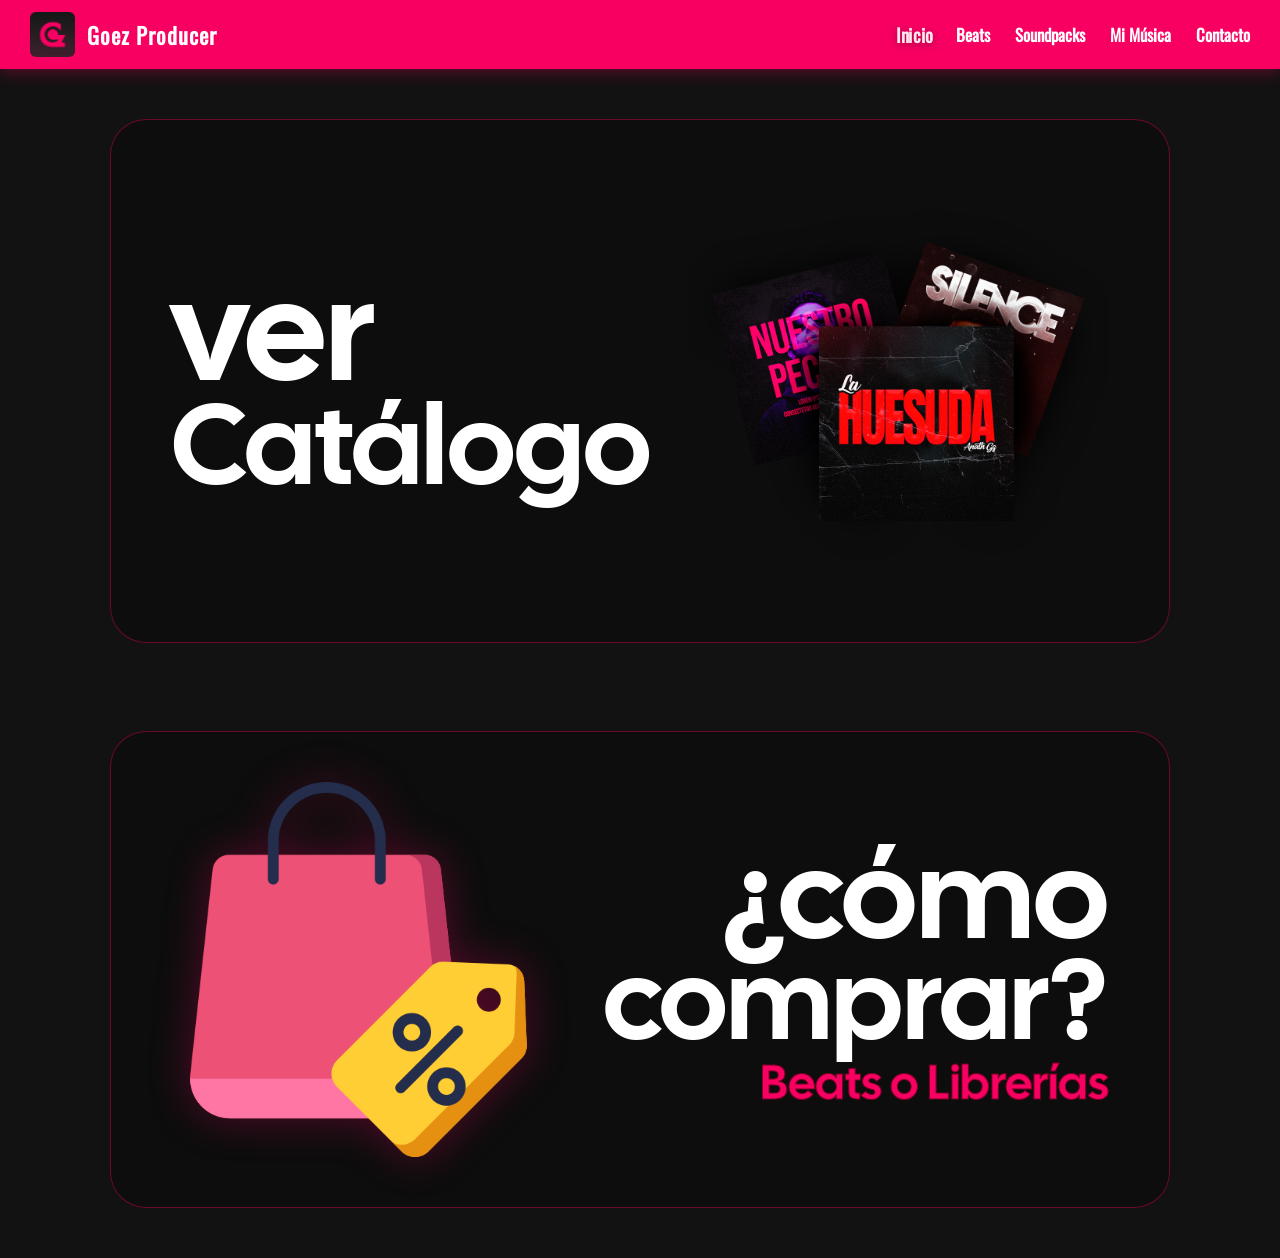
<file: index.html>
<!DOCTYPE html>
<html lang="es">
<head>
  <meta charset="UTF-8">
  <meta name="viewport" content="width=device-width, initial-scale=1.0, maximum-scale=1.0, user-scalable=no">
  <title>Catálogo de Beats</title>
  <link rel="stylesheet" href="styles.css">
  
  <!-- Carga limpia de Google Material Icons (unificada) -->
  <link rel="stylesheet" href="https://fonts.googleapis.com/css2?family=Material+Symbols+Outlined:opsz,wght,FILL,GRAD@20..48,100..700,0..1,-50..200" />

  <style>
    /* Configuración asegurada para los iconos de Google */
    .material-symbols-outlined {
      font-family: 'Material Symbols Outlined' !important;
      font-weight: normal;
      font-style: normal;
      font-size: 20px;
      line-height: 1;
      letter-spacing: normal;
      text-transform: none;
      display: inline-block;
      white-space: nowrap;
      word-wrap: normal;
      direction: ltr;
      -webkit-font-smoothing: antialiased;
      vertical-align: middle;
    }

    /* ESTILOS PARA LOS FILTROS DE GÉNERO */
    .filter-wrapper {
      position: relative;
      display: inline-block;
      margin-bottom: 20px;
    }

    .filter-controls {
      display: flex;
      align-items: center;
      gap: 10px;
    }

    .btn-filter {
      position: relative;
      background-color: #222;
      color: #fff;
      border: 1px solid #444;
      padding: 8px 16px;
      border-radius: 8px;
      cursor: pointer;
      font-weight: 600;
      display: flex;
      align-items: center;
      gap: 8px;
      transition: all 0.3s ease;
      height: 38px;
      box-sizing: border-box;
    }

    .btn-filter:hover {
      background-color: #333;
    }

    /* ESTADO CUANDO HAY FILTROS ACTIVOS */
    .btn-filter.is-filtered {
      background-color: rgba(247, 0, 98, 0.15);
      border-color: #F70062;
      color: #F70062;
      box-shadow: 0 0 12px rgba(247, 0, 98, 0.3);
    }

    /* Indicador puntual animado cuando los filtros están activos */
    .btn-filter.is-filtered::after {
      content: '';
      position: absolute;
      top: -3px;
      right: -3px;
      width: 10px;
      height: 10px;
      background-color: #F70062;
      border-radius: 50%;
      border: 2px solid #181818;
      box-shadow: 0 0 8px #F70062;
      animation: pulse-dot 1.8s infinite;
    }

    @keyframes pulse-dot {
      0% {
        transform: scale(0.95);
        box-shadow: 0 0 0 0 rgba(247, 0, 98, 0.7);
      }
      70% {
        transform: scale(1);
        box-shadow: 0 0 0 6px rgba(247, 0, 98, 0);
      }
      100% {
        transform: scale(0.95);
        box-shadow: 0 0 0 0 rgba(247, 0, 98, 0);
      }
    }

    /* BOTÓN DE LIMPIAR CON TAMAÑO FIJO Y OVERFLOW HIDDEN PARA EVITAR DESBORDAMIENTO */
    .btn-reset-filter {
      background-color: #2a2a2a;
      color: #aaa;
      border: 1px solid #444;
      width: 38px;
      height: 38px;
      min-width: 38px;
      border-radius: 8px;
      cursor: pointer;
      display: flex;
      align-items: center;
      justify-content: center;
      transition: all 0.2s ease;
      overflow: hidden; /* Evita que el texto plano salga si falla la fuente */
    }

    .btn-reset-filter:hover {
      background-color: #F70062;
      color: #fff;
      border-color: #F70062;
    }

    .filter-dropdown {
      display: none;
      position: absolute;
      top: 110%;
      left: 0;
      background-color: #181818;
      border: 1px solid #333;
      border-radius: 12px;
      padding: 16px;
      box-shadow: 0 10px 25px rgba(0,0,0,0.7);
      z-index: 100;
      width: 220px;
    }

    .filter-dropdown.active {
      display: block;
    }

    .filter-dropdown h4 {
      color: #fff;
      margin-top: 0;
      margin-bottom: 12px;
      font-size: 0.95rem;
      border-bottom: 1px solid #2a2a2a;
      padding-bottom: 6px;
    }

    .checkbox-group {
      display: flex;
      flex-direction: column;
      gap: 10px;
      margin-bottom: 16px;
    }

    .checkbox-label {
      color: #ccc;
      font-size: 0.9rem;
      display: flex;
      align-items: center;
      gap: 10px;
      cursor: pointer;
      user-select: none;
    }

    .checkbox-label input[type="checkbox"] {
      accent-color: #F70062;
      width: 16px;
      height: 16px;
      cursor: pointer;
    }

    .btn-apply-filter {
      width: 100%;
      background-color: #F70062;
      color: #fff;
      border: none;
      padding: 8px;
      border-radius: 6px;
      font-weight: bold;
      cursor: pointer;
      transition: opacity 0.2s;
    }

    .btn-apply-filter:hover {
      opacity: 0.9;
    }

    


        /* Quita el recuadro gris feo por defecto al tocar en celulares */
    * {
    -webkit-tap-highlight-color: transparent;
    }

    /* Efecto suave para botones, íconos y tarjetas */
    .btn-filter, 
    .btn-reset-filter, 
    .btn-buy, 
    .beat-card, 
    .nav-btn {
    transition: transform 0.2s cubic-bezier(0.25, 1, 0.5, 1), filter 0.2s ease, box-shadow 0.2s ease !important;
    }

    /* Estado activo que se aplicará al tocar con el dedo en celular */
    .touch-active {
    transform: scale(1.05) !important;
    filter: brightness(1.2) !important;
    box-shadow: 0 6px 18px rgba(247, 0, 98, 0.3) !important;
    }

    /* Posicionamiento para tarjetas de beat */
.beat-card {
  position: relative;
}

/* Etiqueta / badge flotante para los 3 beats más recientes */
.recent-badge {
  position: absolute;
  top: -8px;
  right: 10px;
  background: linear-gradient(135deg, #F70062, #ff4500);
  color: #fff;
  font-size: 0.68rem;
  font-weight: bold;
  text-transform: uppercase;
  padding: 3px 8px;
  border-radius: 12px;
  box-shadow: 0 2px 8px rgba(247, 0, 98, 0.4);
  letter-spacing: 0.5px;
  z-index: 2;
  pointer-events: none;
}
  </style>
</head>
<body>

  <!-- BARRA DE NAVEGACIÓN -->
  <nav class="navbar">
    <div class="nav-brand">
      <img src="logoweb.jpg" alt="Logo">
      <span>Goez Producer</span>
    </div>
    <ul class="nav-links">  
      <li><a href="#" class="nav-btn active" data-target="inicio">Inicio</a></li>
      <li><a href="#" class="nav-btn" data-target="beats">Beats</a></li>
      <li><a href="#" class="nav-btn" data-target="soundpacks">Soundpacks</a></li>
      <li><a href="#" class="nav-btn" data-target="mi-musica">Mi Música</a></li>
      <li><a href="#" class="nav-btn" data-target="contacto">Contacto</a></li>
    </ul>
  </nav>

  <!-- CONTENIDO PRINCIPAL -->
  <main>
    <!-- 1. INICIO -->
    <section id="inicio" class="section active zoom-in">
      <div class="hero-banner" onclick="irABeats()">
        <div class="hero-text" >
          <span class="text-ver">Ver</span>
          <span class="text-catalogo">Catálogo</span>
        </div>
        <img src="portadas1.png" alt="Portadas de Beats" class="hero-image">
      </div>

          <!-- BANNER 2: ¿CÓMO COMPRAR? (MISMO TAMAÑO Y ESTILO HERO) -->
    <a href="como-comprar.html" class="hero-banner guide-banner">
      <!-- Imagen bolso.png a la izquierda -->
      <img src="bolso.png" alt="Cómo comprar Beats o Librerías" class="hero-image guide-image">
      
      <!-- Texto CalSans alineado a la derecha -->
      <div class="hero-text guide-text">
        <span class="text-como">¿cómo</span>
        <span class="text-comprar">comprar?</span>
        <span class="text-sub-guide">Beats o Librerías</span>
      </div>
    </a>
    </section>



    <!-- 2. BEATS (CATÁLOGO DINÁMICO) -->
    <section id="beats" class="section">
      <h2 style="color: #F70062; margin-bottom: 15px;">Catálogo de Instrumentales</h2>
      
      <!-- CONTROLES DE FILTRADO -->
      <div class="filter-wrapper">
        <div class="filter-controls">
          <button id="btn-filter" class="btn-filter" onclick="toggleFilterDropdown()">
            <span class="material-symbols-outlined">tune</span>
            <span>Filtrar</span>
          </button>
          
          <button class="btn-reset-filter" onclick="limpiarFiltros()" title="Limpiar Filtros">
            <span class="material-symbols-outlined">delete</span>
          </button>
        </div>

        <!-- DESPLEGABLE DE GÉNEROS -->
        <div id="filter-dropdown" class="filter-dropdown">
          <h4>Género</h4>
          <div class="checkbox-group">
            <label class="checkbox-label">
              <input type="checkbox" value="reggaeton" class="genre-checkbox"> Reggaeton
            </label>
            <label class="checkbox-label">
              <input type="checkbox" value="trap" class="genre-checkbox"> Trap
            </label>
            <label class="checkbox-label">
              <input type="checkbox" value="guaracha" class="genre-checkbox"> Guaracha
            </label>
            <label class="checkbox-label">
              <input type="checkbox" value="cumbia" class="genre-checkbox"> Cumbia
            </label>
          </div>
          <button class="btn-apply-filter" onclick="aplicarFiltros()">Aplicar</button>
        </div>
      </div>

      <div id="beats-container" class="beats-grid">
        <!-- Aquí se cargan tus beats desde beats.js -->
      </div>
    </section>

<!-- 3. SOUNDPACKS (SECCIÓN DINÁMICA) -->
<section id="soundpacks" class="section">
  <h2 style="color: #F70062; margin-bottom: 25px; font-size: 2rem; text-transform: uppercase;">Librerías & Soundpacks</h2>
  
  <!-- Aquí se cargarán automáticamente los kits desde kits.js -->
  <div id="soundpacks-container" class="soundpacks-grid"></div>
</section>

<!-- Incluir el script de kits al final, antes de cerrar el <body> -->
<script src="kits.js"></script>

    <!-- 4. MI MÚSICA -->
    <section id="mi-musica" class="section">
      <div class="card-preview">
        <h2>Mi Música</h2>
        <p>Sencillos y colaboraciones en plataformas digitales.</p>
      </div>
    </section>

    <!-- 5. CONTACTO -->
    <section id="contacto" class="section">
      <div class="card-preview">
        <h2>Contacto Directo</h2>
        <p>¿Buscas un trabajo personalizado o licencia exclusiva? Mándame mensaje por WhatsApp.</p>
      </div>
    </section>
  </main>

  <!-- VENTANA MODAL DE DETALLES Y LICENCIAS -->
  <div id="modal-detalles" class="modal-overlay">
    <div class="modal-content">
      <span class="modal-close" onclick="cerrarModal()">&times;</span>
      <h3 id="modal-beat-title" class="modal-title">Título del Beat</h3>
      <p id="modal-beat-meta" class="modal-meta">Género • BPM</p>

      <div class="options-container">
        <!-- Opción 1: WAV Básico -->
        <div class="option-card">
            <h4>Licencia WAV Básica</h4>
            <p class="option-price" id="opt-price-basic">$0 USD</p>
            <ul class="option-includes">
            <li>✓ Licencia Exclusiva</li>
            <li>✓ Archivo WAV de alta calidad</li>
            <li>✓ Audio masterizado</li>
            </ul>
            <button class="btn-select" onclick="seleccionarOpcion('Básica (Solo WAV)')">
            Preguntar por este Beat
            <span class="btn-subtext">y su Licencia</span>
            </button>
        </div>

        <!-- Opción 2: WAV + Stems (Pro) -->
        <div class="option-card pro">
            <div class="badge-pro">RECOMENDADO</div>
            <h4>Licencia Pro / Completa</h4>
            <p class="option-price" id="opt-price-pro">$0 USD</p>
            <ul class="option-includes">
            <li>✓ Licencia Exclusiva</li>
            <li>✓ Archivo WAV de alta calidad</li>
            <li>✓ Stems (Trackouts / Pistas separadas)</li>
            <li>✓ Loops y extras</li>
            </ul>
            <button class="btn-select pro-btn" onclick="seleccionarOpcion('Pro (WAV + Stems + Loops)')">
            Preguntar por este Beat
            <span class="btn-subtext">y su Licencia</span>
            </button>
        </div>
        </div>

      <!-- Vista previa del Ticket generado -->
      <div id="ticket-preview-container" class="ticket-preview-container" style="display: none;">
        <h4 style="color: #F70062; margin-bottom: 8px;">Ticket de Solicitud Generado</h4>
        <p style="font-size: 0.85rem; color: #ccc; margin-bottom: 12px;">Descarga esta imagen y envíamela por WhatsApp:</p>
        <div id="ticket-canvas-wrapper"></div>
        <div class="ticket-actions">
          <a id="btn-download-ticket" class="btn-buy" download="ticket_beat.png">⬇ Descargar Imagen</a>
          <a id="btn-wa-ticket" target="_blank" class="btn-buy" style="background-color: #25D366; color: #000;">💬 Enviar por WhatsApp</a>
        </div>
      </div>
    </div>
  </div>

 <!-- SCRIPT CON LOS BEATS Y LÓGICA -->
<script src="beats.js"></script>
<script>
  const beatsContainer = document.getElementById('beats-container');
  const MI_WHATSAPP = "527121536916";

  let beatSeleccionado = null;
  let beatsPreparados = [];

  // Función para obtener los 3 últimos beats fijos y el resto de forma aleatoria (random)
  function obtenerBeatsOrdenados(listaBase = misBeats) {
    if (listaBase.length <= 3) {
      return listaBase.map(b => ({ ...b, esReciente: true })).reverse();
    }

    // 1. Obtener los últimos 3 del array y voltearlos (el último añadido queda arriba de todos)
    const ultimosTres = listaBase.slice(-3).reverse().map(b => ({ ...b, esReciente: true }));

    // 2. Obtener los restantes y mezclarlos aleatoriamente
    const restantes = listaBase.slice(0, -3).map(b => ({ ...b, esReciente: false }));
    const restantesMezclados = restantes.sort(() => Math.random() - 0.5);

    // 3. Unir los 3 recientes fijos con los restantes mezclados
    return [...ultimosTres, ...restantesMezclados];
  }

  // Preparamos el catálogo al cargar la página por primera vez
  beatsPreparados = obtenerBeatsOrdenados(misBeats);

  function renderBeats(beatsAMostrar = beatsPreparados) {
    beatsContainer.innerHTML = '';

    if (beatsAMostrar.length === 0) {
      beatsContainer.innerHTML = `<p style="color: #888; grid-column: 1/-1; text-align: center; padding: 20px;">No se encontraron beats con los géneros seleccionados.</p>`;
      return;
    }

    beatsAMostrar.forEach(beat => {
      const card = document.createElement('div');
      card.className = `beat-card ${beat.vendido ? 'beat-sold' : ''}`;

      card.innerHTML = `
        ${beat.esReciente ? `<div class="recent-badge">🔥 Lo más reciente</div>` : ''}
        <div>
          <div class="beat-header">
            <span class="beat-title">${beat.titulo}</span>
            <span class="beat-tag">${beat.genre}</span>
          </div>
          <div class="beat-details">
            <span>BPM: ${beat.bpm}</span>
          </div>
        </div>

        <audio controls preload="metadata">
          <source src="${beat.archivo}" type="audio/mpeg">
          Tu navegador no soporta el reproductor de audio.
        </audio>

        ${beat.vendido 
          ? `<div class="sold-badge">❌ VENDIDO</div>` 
          : `
            <div class="beat-price">Desde ${beat.precioBasico}</div>
            <button class="btn-buy" onclick="abrirDetalles(${beat.id})">Ver Detalles</button>
          `
        }
      `;
      beatsContainer.appendChild(card);
    });

    // --- CONTROL DE AUDIO ÚNICO ---
    const allAudios = beatsContainer.querySelectorAll('audio');
    allAudios.forEach(audio => {
      audio.addEventListener('play', () => {
        allAudios.forEach(otherAudio => {
          if (otherAudio !== audio) {
            otherAudio.pause();
          }
        });
      });
    });
  }

  // Renderizar al inicio
  renderBeats(beatsPreparados);

  function toggleFilterDropdown() {
    const dropdown = document.getElementById('filter-dropdown');
    dropdown.classList.toggle('active');
  }

  document.addEventListener('click', (e) => {
    const wrapper = document.querySelector('.filter-wrapper');
    if (wrapper && !wrapper.contains(e.target)) {
      document.getElementById('filter-dropdown').classList.remove('active');
    }
  });

  function aplicarFiltros() {
    const checkboxes = document.querySelectorAll('.genre-checkbox:checked');
    const generosSeleccionados = Array.from(checkboxes).map(cb => cb.value.toLowerCase());

    const btnFilter = document.getElementById('btn-filter');

    if (generosSeleccionados.length === 0) {
      renderBeats(beatsPreparados);
      btnFilter.classList.remove('is-filtered');
    } else {
      const beatsFiltrados = beatsPreparados.filter(beat => {
        const generoBeat = beat.genre.toLowerCase();
        return generosSeleccionados.some(g => generoBeat.includes(g));
      });
      renderBeats(beatsFiltrados);
      btnFilter.classList.add('is-filtered');
    }

    document.getElementById('filter-dropdown').classList.remove('active');
  }

  function limpiarFiltros() {
    const checkboxes = document.querySelectorAll('.genre-checkbox');
    checkboxes.forEach(cb => cb.checked = false);
    renderBeats(beatsPreparados);

    const btnFilter = document.getElementById('btn-filter');
    if (btnFilter) btnFilter.classList.remove('is-filtered');

    document.getElementById('filter-dropdown').classList.remove('active');
  }

  const modalDetalles = document.getElementById('modal-detalles');

  function abrirDetalles(id) {
    beatSeleccionado = misBeats.find(b => b.id === id);
    if (!beatSeleccionado) return;

    document.getElementById('modal-beat-title').innerText = beatSeleccionado.titulo;
    document.getElementById('modal-beat-meta').innerText = `Género: ${beatSeleccionado.genre} • BPM: ${beatSeleccionado.bpm}`;
    document.getElementById('opt-price-basic').innerText = beatSeleccionado.precioBasico;
    document.getElementById('opt-price-pro').innerText = beatSeleccionado.precioPro;

    document.getElementById('ticket-preview-container').style.display = 'none';

    modalDetalles.classList.add('active');
  }

  function cerrarModal() {
    modalDetalles.classList.remove('active');
  }

  modalDetalles.addEventListener('click', (e) => {
    if (e.target === modalDetalles) {
      cerrarModal();
    }
  });

  function seleccionarOpcion(tipoLicencia) {
    const precioElegido = tipoLicencia.includes('Básica') 
      ? beatSeleccionado.precioBasico 
      : beatSeleccionado.precioPro;

    const incluyeTexto = tipoLicencia.includes('Básica') 
      ? "Incluye: Archivo WAV de alta calidad masterizado" 
      : "Incluye: WAV + Stems (Trackouts) + Loops & Extras";

    const canvas = document.createElement('canvas');
    canvas.width = 500;
    canvas.height = 360;
    const ctx = canvas.getContext('2d');

    ctx.fillStyle = '#181818';
    ctx.fillRect(0, 0, canvas.width, canvas.height);

    ctx.strokeStyle = '#F70062';
    ctx.lineWidth = 4;
    ctx.strokeRect(10, 10, canvas.width - 20, canvas.height - 20);

    ctx.fillStyle = '#F70062';
    ctx.font = 'bold 22px sans-serif';
    ctx.fillText('SOLICITUD DE INSTRUMENTAL', 30, 45);

    ctx.fillStyle = '#888888';
    ctx.font = '12px sans-serif';
    const fecha = new Date().toLocaleDateString();
    ctx.fillText(`FECHA: ${fecha}`, 350, 45);

    ctx.strokeStyle = '#333333';
    ctx.lineWidth = 1;
    ctx.beginPath();
    ctx.moveTo(30, 60);
    ctx.lineTo(470, 60);
    ctx.stroke();

    ctx.fillStyle = '#FFFFFF';
    ctx.font = 'bold 20px sans-serif';
    ctx.fillText(`BEAT: "${beatSeleccionado.titulo}"`, 30, 95);

    ctx.fillStyle = '#AAAAAA';
    ctx.font = '14px sans-serif';
    ctx.fillText(`Género: ${beatSeleccionado.genre}  |  BPM: ${beatSeleccionado.bpm}`, 30, 125);

    ctx.fillStyle = '#F70062';
    ctx.font = 'bold 15px sans-serif';
    ctx.fillText(`LICENCIA SELECCIONADA:`, 30, 165);

    ctx.fillStyle = '#FFFFFF';
    ctx.font = '14px sans-serif';
    ctx.fillText(tipoLicencia, 30, 190);

    ctx.fillStyle = '#888888';
    ctx.font = '13px sans-serif';
    ctx.fillText(incluyeTexto, 30, 215);

    ctx.fillStyle = '#28a745';
    ctx.font = 'bold 24px sans-serif';
    ctx.fillText(`PRECIO: ${precioElegido}`, 30, 265);

    ctx.fillStyle = '#555555';
    ctx.font = 'italic 11px sans-serif';
    ctx.fillText('Envía esta imagen por WhatsApp para concretar tu pedido.', 30, 320);

    const imageData = canvas.toDataURL('image/png');

    const wrapper = document.getElementById('ticket-canvas-wrapper');
    wrapper.innerHTML = `<img src="${imageData}" style="max-width: 100%; border-radius: 8px; border: 1px solid #333;" alt="Ticket Beat">`;

    const btnDownload = document.getElementById('btn-download-ticket');
    btnDownload.href = imageData;
    btnDownload.download = `Solicitud_${beatSeleccionado.titulo.replace(/\s+/g, '_')}.png`;

    const msgWa = encodeURIComponent(`Hola, me interesa solicitar el beat: "${beatSeleccionado.titulo}" en la opción: ${tipoLicencia} (${precioElegido}). Te adjunto la imagen del ticket que acabo de descargar.`);
    document.getElementById('btn-wa-ticket').href = `https://wa.me/${MI_WHATSAPP}?text=${msgWa}`;

    const ticketContainer = document.getElementById('ticket-preview-container');
    ticketContainer.style.display = 'block';

    ticketContainer.scrollIntoView({ behavior: 'smooth' });
  }

  const navButtons = document.querySelectorAll('.nav-btn');
  navButtons.forEach(button => {
    button.addEventListener('click', (e) => {
      e.preventDefault();
      const targetId = button.getAttribute('data-target');
      const targetSection = document.getElementById(targetId);

      if (targetSection.classList.contains('active')) return;

      navButtons.forEach(btn => btn.classList.remove('active'));
      button.classList.add('active');

      const currentSection = document.querySelector('.section.active');
      if (currentSection) {
        currentSection.classList.remove('zoom-in');
        currentSection.classList.add('zoom-out');

        setTimeout(() => {
          currentSection.classList.remove('active', 'zoom-out');
          targetSection.classList.add('active', 'zoom-in');
        }, 180);
      } else {
        targetSection.classList.add('active', 'zoom-in');
      }
    });
  });

  function irABeats() {
    const btnBeats = document.querySelector('.nav-btn[data-target="beats"]');
    if (btnBeats) btnBeats.click();
  }

  // EFECTO TÁCTIL SUAVE PARA MÓVILES (SCROLL Y TOUCH)
  document.addEventListener('DOMContentLoaded', () => {
    const interactivos = document.querySelectorAll('.btn-filter, .btn-reset-filter, .btn-buy, .beat-card, .nav-btn');

    interactivos.forEach(el => {
      el.addEventListener('touchstart', () => {
        el.classList.add('touch-active');
      }, { passive: true });

      el.addEventListener('touchend', () => {
        setTimeout(() => el.classList.remove('touch-active'), 150);
      });

      el.addEventListener('touchcancel', () => {
        el.classList.remove('touch-active');
      });
    });
  });
  const soundpacksContainer = document.getElementById('soundpacks-container');

function renderSoundpacks() {
  if (!soundpacksContainer) return;
  soundpacksContainer.innerHTML = '';

  if (typeof misKits === 'undefined' || misKits.length === 0) {
    soundpacksContainer.innerHTML = `<p style="color: #888; grid-column: 1/-1; text-align: center; padding: 20px;">No hay librerías disponibles por el momento.</p>`;
    return;
  }

  misKits.forEach(kit => {
    const card = document.createElement('div');
    card.className = `sp-card ${kit.esGratis ? 'card-free' : 'card-pro'}`;

    card.innerHTML = `
      <div class="sp-top">
        <div class="sp-img-container">
          <img src="${kit.portada}" alt="${kit.titulo} ${kit.subtitulo}">
          ${kit.badgePortada ? `<span class="sp-badge-cover">${kit.badgePortada}</span>` : ''}
        </div>
        
        <div class="sp-info">
          <!-- Tag sobre la descripción a la derecha -->
          ${kit.tipoTag ? `<span class="sp-type-tag">${kit.tipoTag}</span>` : ''}
          
          <h3 class="sp-title">${kit.titulo}</h3>
          <p class="sp-sub">${kit.subtitulo}</p>
          
          <div class="sp-stats">
            <span>${kit.archivos}</span>
            <span>${kit.midis}</span>
          </div>

          ${kit.audioDemo ? `
            <button class="sp-btn-listen" onclick="reproducirDemoKit('${kit.audioDemo}', this)">
              <span class="material-symbols-outlined">play_circle</span> Escuchar
            </button>
          ` : ''}
        </div>
      </div>

      <div class="sp-bottom">
        <div class="sp-price-box">
          ${kit.esGratis 
            ? `<span class="sp-label">${kit.textoAuxiliar || 'DESCARGA DIRECTA'}</span><span class="sp-price-val">${kit.precio}</span>`
            : `<span class="sp-label-old">${kit.precioAntes || ''}</span><span class="sp-price-val">${kit.precio}</span>`
          }
        </div>

        ${kit.esGratis 
          ? `<a href="${kit.linkDescarga}" target="_blank" class="sp-btn-action btn-free">⬇ Descargar gratis</a>`
          : `<a href="${kit.linkWhatsApp}" target="_blank" class="sp-btn-action btn-wa">💬 Comprar</a>`
        }
      </div>
    `;

    soundpacksContainer.appendChild(card);
  });
}

// Control de audio para los previews de los Kits
let audioKitActual = null;
function reproducirDemoKit(src, btn) {
  if (audioKitActual) {
    audioKitActual.pause();
    if (audioKitActual.src.includes(src)) {
      audioKitActual = null;
      btn.innerHTML = `<span class="material-symbols-outlined">play_circle</span> Escuchar`;
      return;
    }
  }

  // Detener también audios de los beats si sonaban
  document.querySelectorAll('audio').forEach(a => a.pause());

  audioKitActual = new Audio(src);
  audioKitActual.play();
  btn.innerHTML = `<span class="material-symbols-outlined">pause_circle</span> Pausar`;

  audioKitActual.onended = () => {
    btn.innerHTML = `<span class="material-symbols-outlined">play_circle</span> Escuchar`;
    audioKitActual = null;
  };
}

// Ejecutar el renderizado de kits al cargar la página
document.addEventListener('DOMContentLoaded', () => {
  renderSoundpacks();
});
</script>
</body>
</html>
</file>
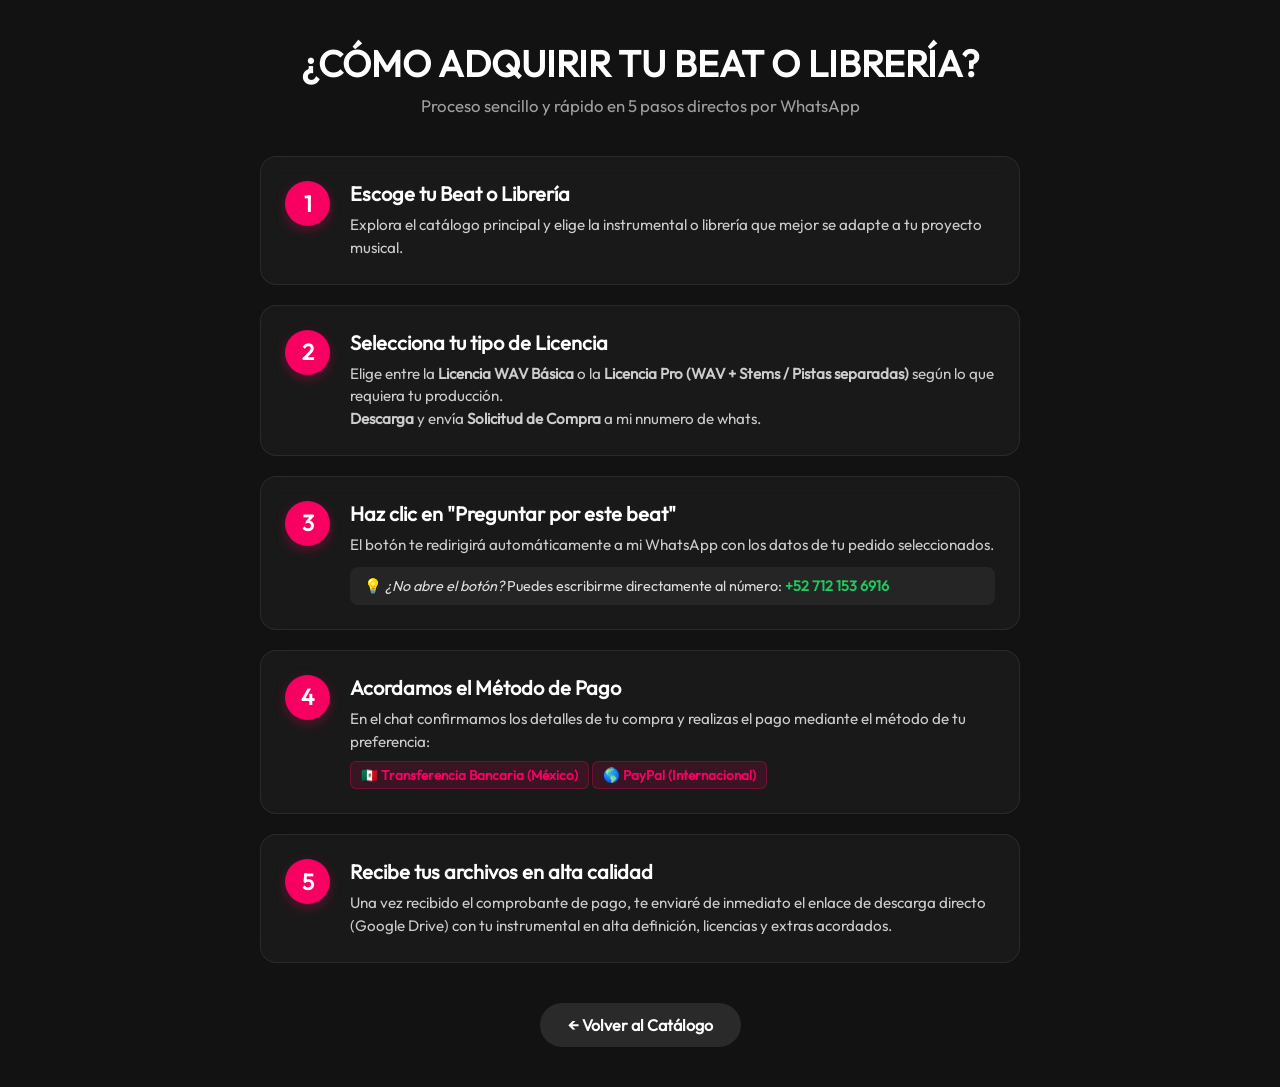
<file: como-comprar.html>
<!DOCTYPE html>
<html lang="es">
<head>
  <meta charset="UTF-8">
  <meta name="viewport" content="width=device-width, initial-scale=1.0">
  <title>¿Cómo comprar? | Goez B Beats</title>
  <link rel="stylesheet" href="styles.css">
  <style>
    /* Estilos específicos para la guía de compra */
    .purchase-container {
      max-width: 800px;
      margin: 40px auto;
      padding: 0 20px;
    }

    .page-header {
      text-align: center;
      margin-bottom: 40px;
    }

    .page-header h1 {
      font-size: 2.3rem;
      color: #fff;
      text-transform: uppercase;
      margin-bottom: 8px;
    }

    .page-header p {
      color: #a0a0a0;
      font-size: 1.05rem;
    }

    /* Steps Timeline */
    .steps-timeline {
      display: flex;
      flex-direction: column;
      gap: 20px;
    }

    .step-card {
      background: rgba(255, 255, 255, 0.03);
      border: 1px solid rgba(255, 255, 255, 0.08);
      border-radius: 16px;
      padding: 24px;
      display: flex;
      align-items: flex-start;
      gap: 20px;
      backdrop-filter: blur(10px);
      transition: transform 0.2s ease, border-color 0.2s ease;
    }

    .step-card:hover {
      border-color: rgba(247, 0, 98, 0.4);
      transform: translateX(4px);
    }

    .step-number {
      background: #f70062;
      color: #fff;
      font-size: 1.4rem;
      font-weight: 800;
      width: 45px;
      height: 45px;
      border-radius: 50%;
      display: flex;
      align-items: center;
      justify-content: center;
      flex-shrink: 0;
      box-shadow: 0 4px 12px rgba(247, 0, 98, 0.3);
    }

    .step-content {
      flex: 1;
    }

    .step-content h3 {
      font-size: 1.25rem;
      color: #fff;
      margin: 0 0 8px 0;
    }

    .step-content p {
      color: #ccc;
      font-size: 0.95rem;
      line-height: 1.5;
      margin: 0;
    }

    .payment-badge {
      display: inline-block;
      background: rgba(247, 0, 98, 0.15);
      border: 1px solid rgba(247, 0, 98, 0.3);
      color: #f70062;
      padding: 4px 10px;
      border-radius: 6px;
      font-size: 0.85rem;
      font-weight: 600;
      margin-top: 8px;
    }

    .phone-fallback {
      margin-top: 10px;
      padding: 10px 14px;
      background: rgba(255, 255, 255, 0.05);
      border-radius: 8px;
      font-size: 0.9rem;
      color: #ddd;
    }

    .phone-number {
      color: #22c55e;
      font-weight: 700;
    }

    .btn-back-home {
      display: block;
      width: fit-content;
      margin: 40px auto 0 auto;
      text-align: center;
      background: rgba(255, 255, 255, 0.1);
      color: #fff;
      padding: 12px 28px;
      border-radius: 25px;
      text-decoration: none;
      font-weight: 600;
      transition: background 0.2s ease;
    }

    .btn-back-home:hover {
      background: rgba(255, 255, 255, 0.2);
    }

    @media (max-width: 600px) {
      .step-card {
        padding: 18px;
        gap: 14px;
      }
      .step-number {
        width: 38px;
        height: 38px;
        font-size: 1.2rem;
      }
      .page-header h1 {
        font-size: 1.8rem;
      }
    }
  </style>
</head>
<body>

  <main class="purchase-container">
    <div class="page-header">
      <h1>¿Cómo adquirir tu Beat o Librería?</h1>
      <p>Proceso sencillo y rápido en 5 pasos directos por WhatsApp</p>
    </div>

    <div class="steps-timeline">

      <!-- Paso 1 -->
      <div class="step-card">
        <div class="step-number">1</div>
        <div class="step-content">
          <h3>Escoge tu Beat o Librería</h3>
          <p>Explora el catálogo principal y elige la instrumental o librería que mejor se adapte a tu proyecto musical.</p>
        </div>
      </div>

      <!-- Paso 2 -->
      <div class="step-card">
        <div class="step-number">2</div>
        <div class="step-content">
          <h3>Selecciona tu tipo de Licencia</h3>
          <p>Elige entre la <strong>Licencia WAV Básica</strong> o la <strong>Licencia Pro (WAV + Stems / Pistas separadas)</strong> según lo que requiera tu producción.</p>
          <p><strong>Descarga </strong> y envía <strong>Solicitud de Compra</strong> a mi nnumero de whats.</p>
        </div>
      </div>

      <!-- Paso 3 -->
      <div class="step-card">
        <div class="step-number">3</div>
        <div class="step-content">
          <h3>Haz clic en "Preguntar por este beat"</h3>
          <p>El botón te redirigirá automáticamente a mi WhatsApp con los datos de tu pedido seleccionados.</p>
          <div class="phone-fallback">
            💡 <em>¿No abre el botón?</em> Puedes escribirme directamente al número: <span class="phone-number">+52 712 153 6916</span>
          </div>
        </div>
      </div>

      <!-- Paso 4 -->
      <div class="step-card">
        <div class="step-number">4</div>
        <div class="step-content">
          <h3>Acordamos el Método de Pago</h3>
          <p>En el chat confirmamos los detalles de tu compra y realizas el pago mediante el método de tu preferencia:</p>
          <div>
            <span class="payment-badge">🇲🇽 Transferencia Bancaria (México)</span>
            <span class="payment-badge">🌎 PayPal (Internacional)</span>
          </div>
        </div>
      </div>

      <!-- Paso 5 -->
      <div class="step-card">
        <div class="step-number">5</div>
        <div class="step-content">
          <h3>Recibe tus archivos en alta calidad</h3>
          <p>Una vez recibido el comprobante de pago, te enviaré de inmediato el enlace de descarga directo (Google Drive) con tu instrumental en alta definición, licencias y extras acordados.</p>
        </div>
      </div>

    </div>

    <!-- Botón para regresar al inicio -->
    <a href="index.html" class="btn-back-home">← Volver al Catálogo</a>
  </main>

  <script>
    // Efecto táctil suave para dispositivos móviles
    document.addEventListener('DOMContentLoaded', () => {
      const cards = document.querySelectorAll('.step-card, .btn-back-home');
      cards.forEach(el => {
        el.addEventListener('touchstart', () => el.classList.add('touch-active'), { passive: true });
        el.addEventListener('touchend', () => setTimeout(() => el.classList.remove('touch-active'), 150));
        el.addEventListener('touchcancel', () => el.classList.remove('touch-active'));
      });
    });
  </script>
</body>
</html>
</file>
<file: styles.css>
/* 1. FUENTES PERSONALIZADAS TTF */
@font-face {
  font-family: 'FuenteNavbar';
  src: url('Oswald-Regular.ttf') format('truetype');
  font-weight: normal;
  font-style: normal;
}

@font-face {
  font-family: 'FuenteContenido';
  src: url('Outfit-VariableFont_wght.ttf') format('truetype');
  font-weight: normal;
  font-style: normal;
}

/* RESET Y ESTILOS GENERALES */
* {
  box-sizing: border-box;
  margin: 0;
  padding: 0;
  font-family: 'FuenteContenido', sans-serif; /* Todo el contenido usa Outfit */
}

body {
  background-color: #121212; /* Negro mate / Gris muy oscuro */
  color: #F5F5F5;
  min-height: 100vh;
  display: flex;
  flex-direction: column;
  overflow-x: hidden;
}

/* NAVBAR MODERNA (USA LA FUENTE OSWALD) */
.navbar {
  background-color: #F70062;
  display: flex;
  justify-content: space-between;
  align-items: center;
  padding: 12px 30px;
  position: sticky;
  top: 0;
  z-index: 1000;
  box-shadow: 0 4px 15px rgba(247, 0, 98, 0.3);
}

.navbar *,
.nav-brand span,
.nav-links a {
  font-family: 'FuenteNavbar', sans-serif; /* Aplica Oswald exclusivamente en la barra superior */
}

.nav-brand {
  display: flex;
  align-items: center;
  gap: 12px;
}

.nav-brand img {
  height: 45px;
  width: auto;
  border-radius: 6px;
  object-fit: cover;
}

.nav-brand span {
  color: #FFFFFF;
  font-size: 1.4rem;
  font-weight: bold;
  letter-spacing: 1px;
}

.nav-links {
  display: flex;
  list-style: none;
  gap: 25px;
}

.nav-links a {
  color: #FFFFFF;
  text-decoration: none;
  font-size: 1.05rem;
  font-weight: 600;
  transition: transform 0.15s ease, opacity 0.15s ease;
  cursor: pointer;
  display: inline-block;
}

.nav-links a:hover,
.nav-links a.active {
  transform: scale(1.1);
  opacity: 0.9;
  text-shadow: 0 2px 8px rgba(0,0,0,0.4);
}

/* CONTENEDOR PRINCIPAL */
main {
  flex: 1;
  max-width: 1100px;
  width: 100%;
  margin: 0 auto;
  padding: 40px 20px;
}

/* SECCIONES Y ANIMACIONES RÁPIDAS (ZOOM AL CENTRO) */
.section {
  display: none;
  width: 100%;
}

.section.active {
  display: block;
}

.zoom-in {
  animation: zoomIn 0.2s cubic-bezier(0.25, 1, 0.5, 1) forwards;
}

.zoom-out {
  animation: zoomOut 0.18s cubic-bezier(0.5, 0, 0.75, 0) forwards;
}

@keyframes zoomIn {
  from {
    opacity: 0;
    transform: scale(0.6);
  }
  to {
    opacity: 1;
    transform: scale(1);
  }
}

@keyframes zoomOut {
  from {
    opacity: 1;
    transform: scale(1);
  }
  to {
    opacity: 0;
    transform: scale(0.6);
  }
}

/* TARJETAS BASE */
.card-preview {
  background-color: #1E1E1E;
  border: 1px solid #2A2A2A;
  border-radius: 12px;
  padding: 30px;
  margin-top: 10px;
  text-align: center;
}

.card-preview h2 {
  color: #F70062;
  margin-bottom: 10px;
}

/* LISTA Y TARJETAS DE BEATS */
.beats-grid {
  display: grid;
  grid-template-columns: repeat(auto-fill, minmax(300px, 1fr));
  gap: 20px;
  margin-top: 20px;
}

.beat-card {
  background-color: #1E1E1E;
  border: 1px solid #2A2A2A;
  border-radius: 12px;
  padding: 20px;
  display: flex;
  flex-direction: column;
  justify-content: space-between;
  transition: transform 0.2s ease, border-color 0.2s ease;
}

.beat-card:hover {
  transform: translateY(-4px);
  border-color: #F70062;
}

.beat-header {
  display: flex;
  justify-content: space-between;
  align-items: flex-start;
  margin-bottom: 12px;
}

.beat-title {
  font-size: 1.2rem;
  color: #FFFFFF;
  font-weight: bold;
}

.beat-tag {
  background-color: #2A2A2A;
  color: #F70062;
  padding: 4px 8px;
  border-radius: 6px;
  font-size: 0.8rem;
  font-weight: bold;
}

.beat-details {
  font-size: 0.9rem;
  color: #A0A0A0;
  margin-bottom: 15px;
  display: flex;
  gap: 15px;
}

.beat-price {
  font-size: 1.2rem;
  color: #28a745;
  font-weight: bold;
  margin-bottom: 15px;
}

/* REPRODUCTOR MP3 */
audio {
  width: 100%;
  height: 36px;
  margin-bottom: 15px;
  border-radius: 6px;
}

/* BOTÓN DE WHATSAPP / COMPRA */
.btn-buy {
  display: block;
  text-align: center;
  background-color: #F70062;
  color: #FFFFFF;
  text-decoration: none;
  padding: 10px;
  border-radius: 8px;
  font-weight: bold;
  transition: background-color 0.2s ease;
}

.btn-buy:hover {
  background-color: #D00052;
}

.beat-sold {
  opacity: 0.5;
  filter: grayscale(0.8);
}

.sold-badge {
  color: #ff4444;
  font-weight: bold;
  font-size: 1rem;
}
/* MODAL Y OPCIONES DE PRECIO */
.modal-overlay {
  display: none;
  position: fixed;
  top: 0;
  left: 0;
  width: 100%;
  height: 100%;
  background: rgba(0, 0, 0, 0.85);
  z-index: 2000;
  justify-content: center;
  align-items: center;
  padding: 20px;
}

.modal-overlay.active {
  display: flex;
}

.modal-content {
  background: #181818;
  border: 1px solid #333;
  border-radius: 12px;
  max-width: 650px;
  width: 100%;
  padding: 25px;
  position: relative;
  max-height: 90vh;
  overflow-y: auto;
}

.modal-close {
  position: absolute;
  top: 15px;
  right: 20px;
  font-size: 1.8rem;
  color: #fff;
  cursor: pointer;
}

.modal-title {
  color: #F70062;
  font-size: 1.5rem;
}

.modal-meta {
  color: #aaa;
  margin-bottom: 20px;
  font-size: 0.9rem;
}

.options-container {
  display: grid;
  grid-template-columns: repeat(auto-fit, minmax(240px, 1fr));
  gap: 15px;
  margin-bottom: 20px;
}

.option-card {
  background: #222;
  border: 1px solid #333;
  border-radius: 10px;
  padding: 15px;
  position: relative;
  display: flex;
  flex-direction: column;
  justify-content: space-between;
}

.option-card.pro {
  border-color: #F70062;
  background: #251a21;
}

.badge-pro {
  position: absolute;
  top: -10px;
  right: 10px;
  background: #F70062;
  color: #fff;
  font-size: 0.65rem;
  font-weight: bold;
  padding: 2px 8px;
  border-radius: 10px;
}

.option-price {
  font-size: 1.2rem;
  color: #28a745;
  font-weight: bold;
  margin: 8px 0;
}

.option-includes {
  list-style: none;
  font-size: 0.85rem;
  color: #ccc;
  margin-bottom: 15px;
}

.option-includes li {
  margin-bottom: 5px;
}

.btn-select {
  background: #333;
  color: #fff;
  border: none;
  padding: 8px;
  border-radius: 6px;
  cursor: pointer;
  font-weight: bold;
  transition: 0.2s;
}

.btn-select:hover {
  background: #444;
}

.pro-btn {
  background: #F70062;
}

.pro-btn:hover {
  background: #d00052;
}

.ticket-preview-container {
  border-top: 1px solid #333;
  padding-top: 15px;
  text-align: center;
}

.ticket-actions {
  display: flex;
  gap: 10px;
  margin-top: 12px;
  justify-content: center;
}

/* EFECTO HOVER EN LAS TARJETAS DE LICENCIAS */
.option-card {
  transition: transform 0.2s ease, border-color 0.2s ease, box-shadow 0.2s ease;
}

.option-card:hover {
  transform: translateY(-4px) scale(1.02);
  border-color: #F70062;
  box-shadow: 0 4px 15px rgba(247, 0, 98, 0.2);
}

/*eeeeeeeeeeeeeeeeeeeeeee*/
/* =========================================================
   SECCIÓN HERO / BANNER PRINCIPAL (AJUSTADO Y AGRANDADO)
   ========================================================= */

/* IMPORTAR FUENTE DE CLIENTE / PHOTOSHOP */
@font-face {
  font-family: 'CalSans';
  src: url('CalSans-Regular.ttf') format('truetype');
  font-weight: normal;
  font-style: normal;
}

/* ANIMACIÓN RESPIRACIÓN DEL RESPLANDOR NEÓN */
@keyframes neonPulse {
  0% {
    box-shadow: 0 0 25px rgba(247, 0, 98, 0.45), 0 0 50px rgba(247, 0, 98, 0.25);
  }
  50% {
    box-shadow: 0 0 45px rgba(247, 0, 98, 0.9), 0 0 85px rgba(247, 0, 98, 0.55);
  }
  100% {
    box-shadow: 0 0 25px rgba(247, 0, 98, 0.45), 0 0 50px rgba(247, 0, 98, 0.25);
  }
}

/* CONTENEDOR HERO BANNER EN INICIO (MÁS ANCHO Y CENTRADO) */
.hero-banner {
  background-color: #0d0d0d;
  border-radius: 36px;
  padding: 50px 60px;
  display: flex;
  align-items: center;
  justify-content: space-between;
  width: 100%;
  max-width: 1080px; /* Abarca casi todo el contenedor de la página */
  margin: 10px auto;
  cursor: pointer;
  position: relative;
  overflow: hidden;
  border: 1px solid rgba(247, 0, 98, 0.4);
  animation: neonPulse 3.5s infinite ease-in-out;
  transition: transform 0.3s cubic-bezier(0.25, 1, 0.5, 1), border-color 0.3s ease;
}

.hero-banner:hover {
  transform: scale(1.02);
  border-color: #F70062;
}

/* TEXTO CON FUENTE CALSANS, MÁS GRANDE Y CENTRADO VERTICALMENTE */
.hero-text {
  display: flex;
  flex-direction: column;
  justify-content: center;
  user-select: none;
  z-index: 2;
}

.hero-text span {
  font-family: 'CalSans', sans-serif;
  color: #ffffff;
  line-height: .88; /* Junta ligeramente las líneas como en PS */
  transition: text-shadow 0.3s ease, filter 0.3s ease;
}

.hero-text .text-ver {
  font-size:9rem; /* Aumentado */
  text-transform: lowercase;
  
}

.hero-text .text-catalogo {
  font-size: 7.2rem; /* Aumentado */
}

/* RESPLANDOR BLANCO AL PASAR EL CURSOR SOBRE EL CUADRO */
.hero-banner:hover .hero-text span {
  text-shadow: 0 0 16px rgba(255, 255, 255, 0.95), 0 0 30px rgba(255, 255, 255, 0.65);
}

/* IMAGEN PORTADAS1.PNG EN LA PARTE DERECHA */
.hero-image {
  max-width: 440px; /* Aumentado el tamaño de la portada */
  width: 45%;
  height: auto;
  object-fit: contain;
  pointer-events: none;
  z-index: 1;
}

/* =========================================================
   REGLAS ADAPTATIVAS PARA CELULARES (RESPONSIVE)
   ========================================================= */

/* =========================================================
   REGLAS ADAPTATIVAS PARA CELULARES (RESPONSIVE A MEDIDA)
   ========================================================= */

/* Evitar scroll horizontal en el cuerpo de la página */
html, body {
  overflow-x: hidden;
  width: 100%;
}

@media (max-width: 768px) {
  
  /* 1. NAVBAR EN UNA SOLA FILA (IZQUIERDA A DERECHA COMO EN PC) */
  .navbar {
    flex-direction: row; /* Fuerza la alineación horizontal */
    justify-content: space-between;
    align-items: center;
    padding: 10px 12px;
  }

  .nav-brand {
    gap: 8px;
  }

  .nav-brand img {
    height: 32px; /* Logo ligeramente más compacto */
  }

  .nav-brand span {
    font-size: 1rem;
  }

  .nav-links {
    display: flex;
    gap: 10px; /* Reduce espacio entre enlaces */
    width: auto;
    overflow-x: visible;
  }

  .nav-links a {
    font-size: 0.82rem; /* Tamaño optimizado para que quepan en pantalla móvil */
    font-weight: 600;
  }

  /* 2. CONTENEDOR PRINCIPAL Y BANNER "VER CATALOGO" */
  main {
    padding: 15px 10px;
  }

  .hero-banner {
    flex-direction: row; /* Mantiene Texto a la izquierda e Imagen a la derecha */
    align-items: center;
    justify-content: space-between;
    padding: 18px 18px; /* Padding reducido e igualado */
    border-radius: 20px;
    gap: 10px;
    height: auto; /* Se ajusta exactamente al tamaño del contenido */
    min-height: fit-content; /* Elimina cualquier espacio vertical sobrante */
  }

  .hero-text {
    align-items: flex-start; /* Texto alineado a la izquierda como en PC */
    text-align: left;
    flex: 1;
  }

  .hero-text .text-ver {
    font-size: 2.8rem; /* Escala reducida manteniendo proporciones */
    line-height: 0.85;
  }

  .hero-text .text-catalogo {
    font-size: 2.3rem; /* Escala reducida manteniendo proporciones */
    line-height: 0.85;
  }

  .hero-image {
    width: 42%; /* Ancho proporcional para la imagen */
    max-width: 160px;
    height: auto;
  }

  /* 3. MODAL Y TARJETAS EN MÓVIL */
  .modal-content {
    padding: 16px;
    max-height: 85vh;
  }

  .options-container {
    grid-template-columns: 1fr;
  }
}


/* Tarjeta ¿Cómo comprar? en Index */
.guide-card {
  display: flex;
  align-items: center;
  justify-content: space-between;
  background: rgba(255, 255, 255, 0.03);
  border: 1px solid rgba(255, 255, 255, 0.08);
  border-radius: 16px;
  padding: 20px;
  margin: 25px auto;
  max-width: 900px;
  backdrop-filter: blur(10px);
  transition: transform 0.3s ease, border-color 0.3s ease, box-shadow 0.3s ease;
  -webkit-tap-highlight-color: transparent;
}

.guide-card:hover,
.guide-card:active {
  transform: translateY(-3px);
  border-color: rgba(247, 0, 98, 0.5);
  box-shadow: 0 10px 25px rgba(247, 0, 98, 0.15);
}

.guide-card-image {
  flex: 0 0 110px;
  display: flex;
  justify-content: center;
  align-items: center;
}

.guide-card-image img {
  width: 90px;
  height: auto;
  object-fit: contain;
  filter: drop-shadow(0 4px 10px rgba(0,0,0,0.4));
}

.guide-card-content {
  flex: 1;
  text-align: right; /* Texto alineado a la derecha */
  padding-left: 20px;
}

.guide-card-title {
  font-size: 1.8rem;
  font-weight: 800;
  margin: 0;
  color: #ffffff;
  text-transform: uppercase;
  letter-spacing: 0.5px;
}

.guide-card-subtitle {
  font-size: 1.3rem;
  font-weight: 700;
  color: #f70062; /* Color neón destacado */
  margin: 4px 0 14px 0;
}

.btn-guide-card {
  display: inline-block;
  background: #f70062;
  color: #ffffff;
  padding: 10px 20px;
  border-radius: 25px;
  text-decoration: none;
  font-weight: 600;
  font-size: 0.95rem;
  transition: background 0.2s ease, transform 0.2s ease;
}

.btn-guide-card:hover {
  background: #d60052;
  transform: scale(1.03);
}

/* Adaptación para celulares */
@media (max-width: 600px) {
  .guide-card {
    flex-direction: row; /* Mantiene la imagen a la izquierda y texto a la derecha */
    padding: 16px;
  }
  .guide-card-image {
    flex: 0 0 80px;
  }
  .guide-card-image img {
    width: 70px;
  }
  .guide-card-title {
    font-size: 1.4rem;
  }
  .guide-card-subtitle {
    font-size: 1.1rem;
  }
  .btn-guide-card {
    padding: 8px 14px;
    font-size: 0.85rem;
  }
}

/* =========================================================
   ESTILOS PARA EL BANNER ¿CÓMO COMPRAR? (IGUAL AL BANNER HERO)
   ========================================================= */

/* Elimina el subrayado por ser un enlace <a> */
.guide-banner {
  text-decoration: none !important;
  margin-top: 88px !important; /* Aumenta o disminuye este valor según tu gusto */
}

/* Alineación del texto a la derecha */
.guide-text {
  align-items: flex-end !important;
  text-align: right !important;
}

/* Tipografía CalSans idéntica para "¿cómo" */
.guide-text .text-como {
  font-size: 8rem;
  text-transform: lowercase;
}

/* Tipografía CalSans idéntica para "comprar?" */
.guide-text .text-comprar {
  font-size: 7.2rem;
  color: #ffffff;
}

/* Subtítulo "Beats o Librerías" en tono rosa neón y CalSans */
.guide-text .text-sub-guide {
  font-size: 3rem;
  color: #F70062;
  -webkit-text-stroke:1px #790024;
  margin-top: 10px;
}

/* Ajuste para la imagen bolso.png a la izquierda */
.guide-image {
  max-width: 380px;
  width: 40%;
  height: auto;
  object-fit: contain;
  filter: drop-shadow(0 0 20px rgba(247, 0, 98, 0.3));
}

/* =========================================================
   ADAPTACIÓN RESPONSIVA PARA CELULARES
   ========================================================= */
@media (max-width: 768px) {
  .guide-text .text-como {
    font-size: 2.8rem !important;
    line-height: 0.85;
  }

  .guide-text .text-comprar {
    font-size: 2.3rem !important;
    line-height: 0.85;
  }

  .guide-text .text-sub-guide {
    font-size: 1.1rem !important;
    margin-top: 4px;
  }

  .guide-image {
    width: 38% !important;
    max-width: 130px !important;
  }
}

/* Ajuste de 2 columnas para pantalla de celular */
@media (max-width: 768px) {
  #beats-container,
  .beats-grid {
    display: grid;
    grid-template-columns: repeat(2, 1fr) !important;
    gap: 10px;
  }

  .beat-card {
    padding: 10px;
  }

  .beat-title {
    font-size: 0.9rem;
  }

  audio {
    width: 100%;
  }
}

/* =========================================================
   NUEVA SECCIÓN DE SOUNDPACKS / LIBRERÍAS (GRANDE Y ADAPTABLE)
   ========================================================= */

.soundpacks-grid {
  display: grid;
  grid-template-columns: repeat(2, 1fr);
  gap: 25px;
  width: 100%;
  max-width: 1100px; /* Ancho idéntico al banner principal */
  margin: 0 auto;
}

.sp-card {
  background: #111115;
  border: 1px solid rgba(255, 255, 255, 0.08);
  border-radius: 28px;
  padding: 28px;
  display: flex;
  flex-direction: column;
  justify-content: space-between;
  gap: 25px;
  position: relative;
  transition: transform 0.3s ease, border-color 0.3s ease, box-shadow 0.3s ease;
}

.sp-card:hover {
  border-color: rgba(247, 0, 98, 0.5);
  transform: translateY(-3px);
  box-shadow: 0 10px 30px rgba(0, 0, 0, 0.5);
}

.sp-top {
  display: flex;
  gap: 22px;
  align-items: flex-start;
}

/* Portada grande y cuadrada */
.sp-img-container {
  position: relative;
  width: 180px;
  height: 180px;
  flex-shrink: 0;
  border-radius: 20px;
  overflow: hidden;
  background: #000;
  border: 1px solid rgba(255, 255, 255, 0.1);
}

.sp-img-container img {
  width: 100%;
  height: 100%;
  object-fit: cover;
}

/* Badge sólo en portada (ej: "✦ GRATIS") */
.sp-badge-cover {
  position: absolute;
  top: 12px;
  left: 12px;
  background: #ffffff;
  color: #000000;
  font-size: 0.72rem;
  font-weight: 800;
  padding: 4px 10px;
  border-radius: 20px;
  text-transform: uppercase;
  letter-spacing: 0.5px;
  box-shadow: 0 4px 10px rgba(0, 0, 0, 0.4);
}

/* Información derecha de la tarjeta */
.sp-info {
  flex: 1;
  display: flex;
  flex-direction: column;
  align-items: flex-start;
}

/* Tag tipo "DRUM KIT" arriba de la descripción */
.sp-type-tag {
  display: inline-block;
  background: rgba(255, 255, 255, 0.06);
  border: 1px solid rgba(255, 255, 255, 0.12);
  color: #dddddd;
  font-size: 0.7rem;
  font-weight: 700;
  padding: 4px 12px;
  border-radius: 20px;
  text-transform: uppercase;
  letter-spacing: 1px;
  margin-bottom: 10px;
}

.sp-title {
  font-size: 1.8rem;
  color: #ffffff;
  margin: 0;
  line-height: 1;
  font-weight: 900;
  letter-spacing: 0.5px;
  text-transform: uppercase;
}

.sp-sub {
  font-size: 1.1rem;
  color: #F70062; /* Color neón emblemático */
  margin: 4px 0 14px 0;
  font-weight: 800;
  text-transform: uppercase;
}

/* Pills / Cápsulas de información (293 archivos, 20 MIDIs, etc.) */
.sp-stats {
  display: flex;
  flex-wrap: wrap;
  gap: 8px;
  margin-bottom: 16px;
}

.sp-stats span {
  background: rgba(255, 255, 255, 0.05);
  border: 1px solid rgba(255, 255, 255, 0.08);
  font-size: 0.78rem;
  padding: 5px 10px;
  border-radius: 12px;
  color: #aaaaaa;
  font-weight: 500;
}

.sp-btn-listen {
  background: rgba(255, 255, 255, 0.08);
  border: 1px solid rgba(255, 255, 255, 0.15);
  color: #ffffff;
  padding: 8px 16px;
  border-radius: 25px;
  font-size: 0.88rem;
  font-weight: 600;
  cursor: pointer;
  display: inline-flex;
  align-items: center;
  gap: 6px;
  transition: background 0.2s ease, transform 0.2s ease;
}

.sp-btn-listen:hover {
  background: rgba(255, 255, 255, 0.2);
  transform: scale(1.03);
}

/* Parte inferior: Precio y Botón grande */
.sp-bottom {
  display: flex;
  justify-content: space-between;
  align-items: center;
  border-top: 1px solid rgba(255, 255, 255, 0.06);
  padding-top: 18px;
}

.sp-label {
  display: block;
  font-size: 0.68rem;
  color: #777777;
  font-weight: 700;
  letter-spacing: 0.5px;
}

.sp-label-old {
  display: block;
  font-size: 0.75rem;
  color: #777777;
  text-decoration: line-through;
  font-weight: 600;
}

.sp-price-val {
  font-size: 1.5rem;
  font-weight: 900;
  color: #ffffff;
  line-height: 1;
}

.sp-btn-action {
  padding: 12px 24px;
  border-radius: 30px;
  font-weight: 800;
  font-size: 0.95rem;
  text-decoration: none;
  transition: transform 0.2s ease, box-shadow 0.2s ease;
  display: inline-flex;
  align-items: center;
  gap: 8px;
}

.sp-btn-action.btn-free {
  background: #ffffff;
  color: #000000;
}

.sp-btn-action.btn-free:hover {
  background: #e6e6e6;
  transform: scale(1.04);
}

.sp-btn-action.btn-wa {
  background: #25D366;
  color: #000000;
}

.sp-btn-action.btn-wa:hover {
  background: #20ba5a;
  transform: scale(1.04);
  box-shadow: 0 4px 15px rgba(37, 211, 102, 0.3);
}

/* =========================================================
   ADAPTACIÓN PARA CELULARES (RESPONSIVE)
   ========================================================= */
@media (max-width: 850px) {
  .soundpacks-grid {
    grid-template-columns: 1fr; /* Una columna por fila en móviles */
    gap: 18px;
  }

  .sp-card {
    padding: 20px;
    border-radius: 22px;
  }

  .sp-img-container {
    width: 120px;
    height: 120px;
  }

  .sp-title {
    font-size: 1.4rem;
  }

  .sp-sub {
    font-size: 0.95rem;
    margin-bottom: 8px;
  }

  .sp-price-val {
    font-size: 1.4rem;
  }

  .sp-btn-action {
    padding: 10px 18px;
    font-size: 0.85rem;
  }
}
</file>
